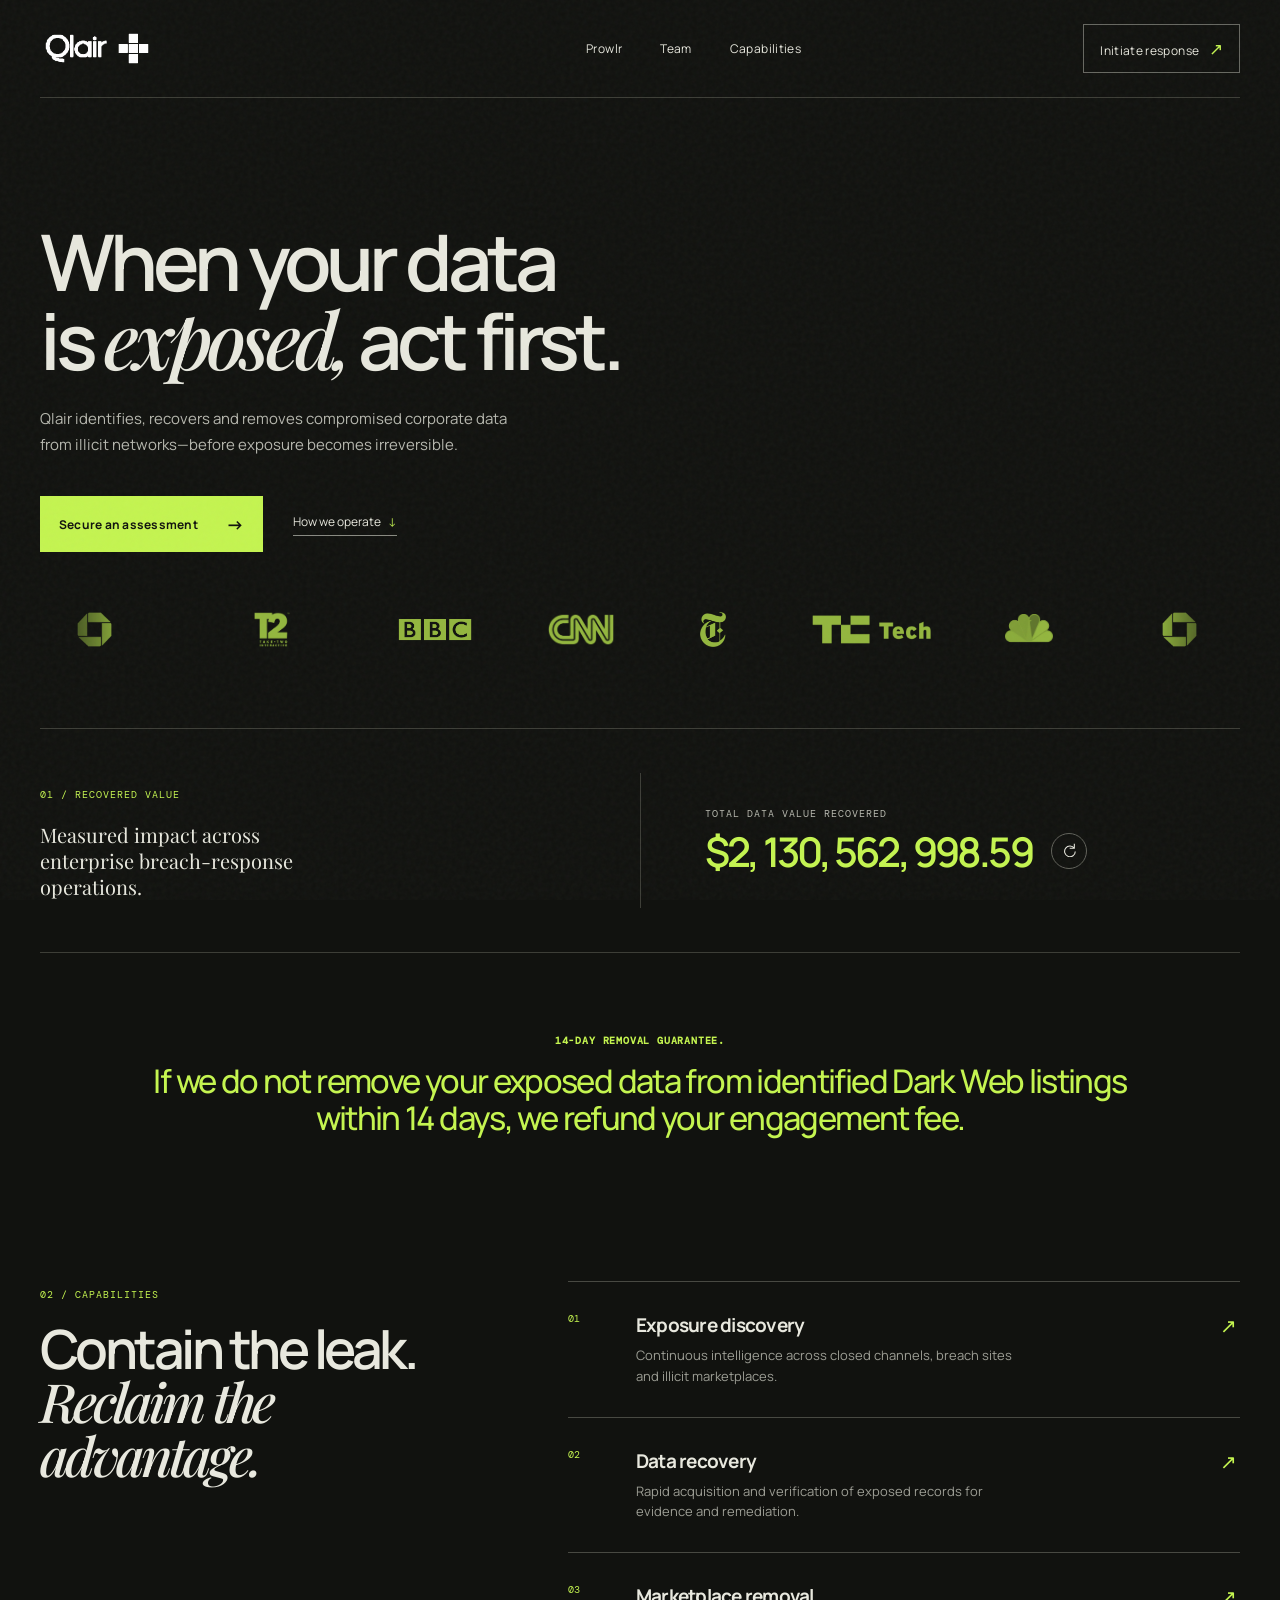
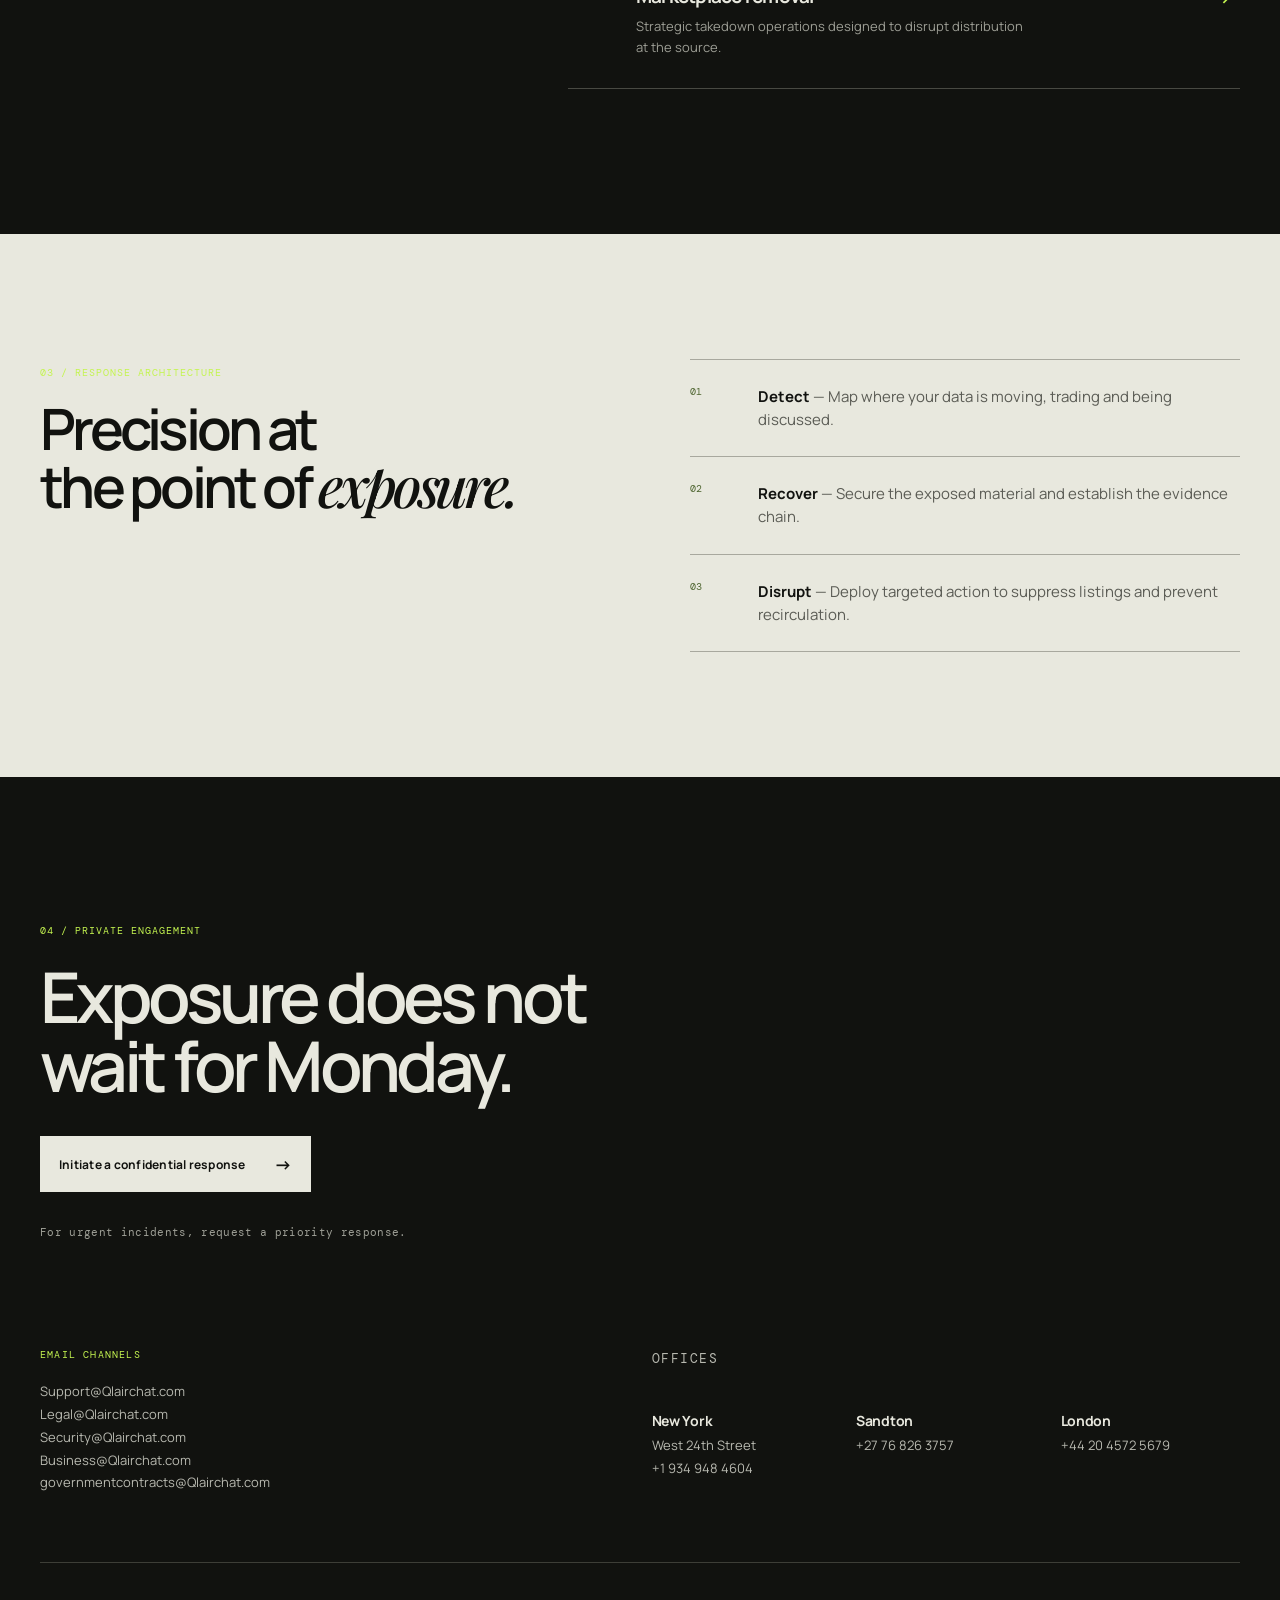
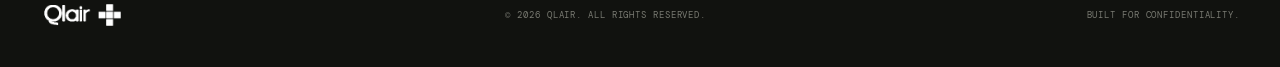
<file: index.html>
<!doctype html>
<html lang="en">
  <head>
    <meta charset="UTF-8" />
    <meta name="viewport" content="width=device-width, initial-scale=1.0" />
    <meta name="description" content="Qlair secures exposed corporate data and disrupts illicit distribution." />
    <title>Qlair — Data recovery & dark web takedowns</title>
    <link rel="icon" href="assets/qlair-cursor.svg" type="image/svg+xml" />
    <link rel="preconnect" href="https://fonts.googleapis.com" />
    <link rel="preconnect" href="https://fonts.gstatic.com" crossorigin />
    <link href="https://fonts.googleapis.com/css2?family=DM+Mono:wght@400;500&family=Manrope:wght@400;500;600;700;800&family=Playfair+Display:ital,wght@0,500;0,600;1,500&display=swap" rel="stylesheet" />
    <link rel="stylesheet" href="styles.css" />
    <link rel="stylesheet" href="guarantee.css" />
    <link rel="stylesheet" href="contacts.css" />
    <link rel="stylesheet" href="counter.css" />
    <link rel="stylesheet" href="cursor.css" />
  </head>
  <body>
    <div class="grain"></div>
    <main>
      <nav class="nav wrap">
        <a class="brand" href="#top" aria-label="Qlair home"><img src="assets/olair-logo.png" alt="Qlair" /></a>
        <div class="nav-links"><a href="tool.html">Prowlr</a><a href="team.html">Team</a><a href="#capabilities">Capabilities</a></div>
        <a class="nav-cta" href="#contact">Initiate response <span>↗</span></a>
      </nav>

      <section class="hero wrap" id="top">
        <div class="hero-copy">
          <h1>When your data<br />is <em>exposed,</em> act first.</h1>
          <p class="lede">Qlair identifies, recovers and removes compromised corporate data from illicit networks—before exposure becomes irreversible.</p>
          <div class="hero-actions"><a class="button primary" href="#contact">Secure an assessment <span>→</span></a><a class="text-link" href="#method">How we operate <span>↓</span></a></div>
        </div>
        <div class="hero-blank" aria-hidden="true"></div>
        <div class="partner-marquee" aria-label="Selected clients and press coverage">
          <div class="marquee-window"><div class="marquee-track">
            <div class="logo-set"><img src="assets/partners/client-chase.png" alt="Chase" /><img src="assets/partners/client-take-two.png" alt="Take-Two Interactive" /><img src="assets/partners/press-bbc.png" alt="BBC" /><img src="assets/partners/press-cnn.png" alt="CNN" /><img src="assets/partners/press-nyt.png" alt="The New York Times" /><img src="assets/partners/press-techcrunch.png" alt="TechCrunch" /><img src="assets/partners/press-nbc.png" alt="NBC" /></div>
            <div class="logo-set" aria-hidden="true"><img src="assets/partners/client-chase.png" alt="" /><img src="assets/partners/client-take-two.png" alt="" /><img src="assets/partners/press-bbc.png" alt="" /><img src="assets/partners/press-cnn.png" alt="" /><img src="assets/partners/press-nyt.png" alt="" /><img src="assets/partners/press-techcrunch.png" alt="" /><img src="assets/partners/press-nbc.png" alt="" /></div>
          </div></div>
        </div>
      </section>

      <section class="proof wrap" aria-label="Qlair impact">
        <div><span class="kicker">01 / RECOVERED VALUE</span><p class="proof-copy">Measured impact across enterprise breach-response operations.</p></div>
        <div class="counter-card">
          <span class="counter-caption">TOTAL DATA VALUE RECOVERED</span>
          <div class="counter-row"><output id="counter" aria-live="polite">$2, 130, 562, 998.59</output><button id="refresh" type="button" aria-label="Refresh recovered value" title="Refresh recovered value"><svg viewBox="0 0 24 24" aria-hidden="true"><path d="M20 11a8 8 0 1 0 1.4 4.6M20 4v7h-7" /></svg></button></div>
        </div>
      </section>

      <section class="guarantee wrap" aria-label="Qlair 14-day removal guarantee"><p><strong>14-DAY REMOVAL GUARANTEE.</strong> If we do not remove your exposed data from identified Dark Web listings within 14 days, we refund your engagement fee.</p></section>

      <section class="services wrap" id="capabilities">
        <div class="section-title"><span class="kicker">02 / CAPABILITIES</span><h2>Contain the leak.<br /><em>Reclaim the advantage.</em></h2></div>
        <div class="service-list">
          <article><span>01</span><div><h3>Exposure discovery</h3><p>Continuous intelligence across closed channels, breach sites and illicit marketplaces.</p></div><i>↗</i></article>
          <article><span>02</span><div><h3>Data recovery</h3><p>Rapid acquisition and verification of exposed records for evidence and remediation.</p></div><i>↗</i></article>
          <article><span>03</span><div><h3>Marketplace removal</h3><p>Strategic takedown operations designed to disrupt distribution at the source.</p></div><i>↗</i></article>
        </div>
      </section>

      <section class="method" id="method"><div class="wrap method-grid"><div><span class="kicker">03 / RESPONSE ARCHITECTURE</span><h2>Precision at<br />the point of <em>exposure.</em></h2></div><div class="steps"><div><b>01</b><p><strong>Detect</strong> — Map where your data is moving, trading and being discussed.</p></div><div><b>02</b><p><strong>Recover</strong> — Secure the exposed material and establish the evidence chain.</p></div><div><b>03</b><p><strong>Disrupt</strong> — Deploy targeted action to suppress listings and prevent recirculation.</p></div></div></div></section>

      <section class="contact wrap" id="contact"><span class="kicker">04 / PRIVATE ENGAGEMENT</span><h2>Exposure does not<br />wait for Monday.</h2><a class="button light" href="mailto:work@Qlairchat.com">Initiate a confidential response <span>→</span></a><p>For urgent incidents, request a priority response.</p></section>
      <section class="footer-directory wrap" aria-label="Qlair contact directory"><div class="email-directory"><span class="directory-label">EMAIL CHANNELS</span><a href="mailto:Support@Qlairchat.com">Support@Qlairchat.com</a><a href="mailto:Legal@Qlairchat.com">Legal@Qlairchat.com</a><a href="mailto:Security@Qlairchat.com">Security@Qlairchat.com</a><a href="mailto:Business@Qlairchat.com">Business@Qlairchat.com</a><a href="mailto:governmentcontracts@Qlairchat.com">governmentcontracts@Qlairchat.com</a></div><div class="office-directory"><span class="directory-label">OFFICES</span><div><strong>New York</strong><span>West 24th Street</span><a href="tel:+19349484604">+1 934 948 4604</a></div><div><strong>Sandton</strong><a href="tel:+27768263757">+27 76 826 3757</a></div><div><strong>London</strong><a href="tel:+442045725679">+44 20 4572 5679</a></div></div></section>
      <footer class="wrap"><a class="brand" href="#top"><img src="assets/olair-logo.png" alt="Qlair" /></a><span>© 2026 QLAIR. ALL RIGHTS RESERVED.</span><span>BUILT FOR CONFIDENTIALITY.</span></footer>
    </main>
    <script src="script.js"></script>
    <script src="cursor.js"></script>
  </body>
</html>
</file>
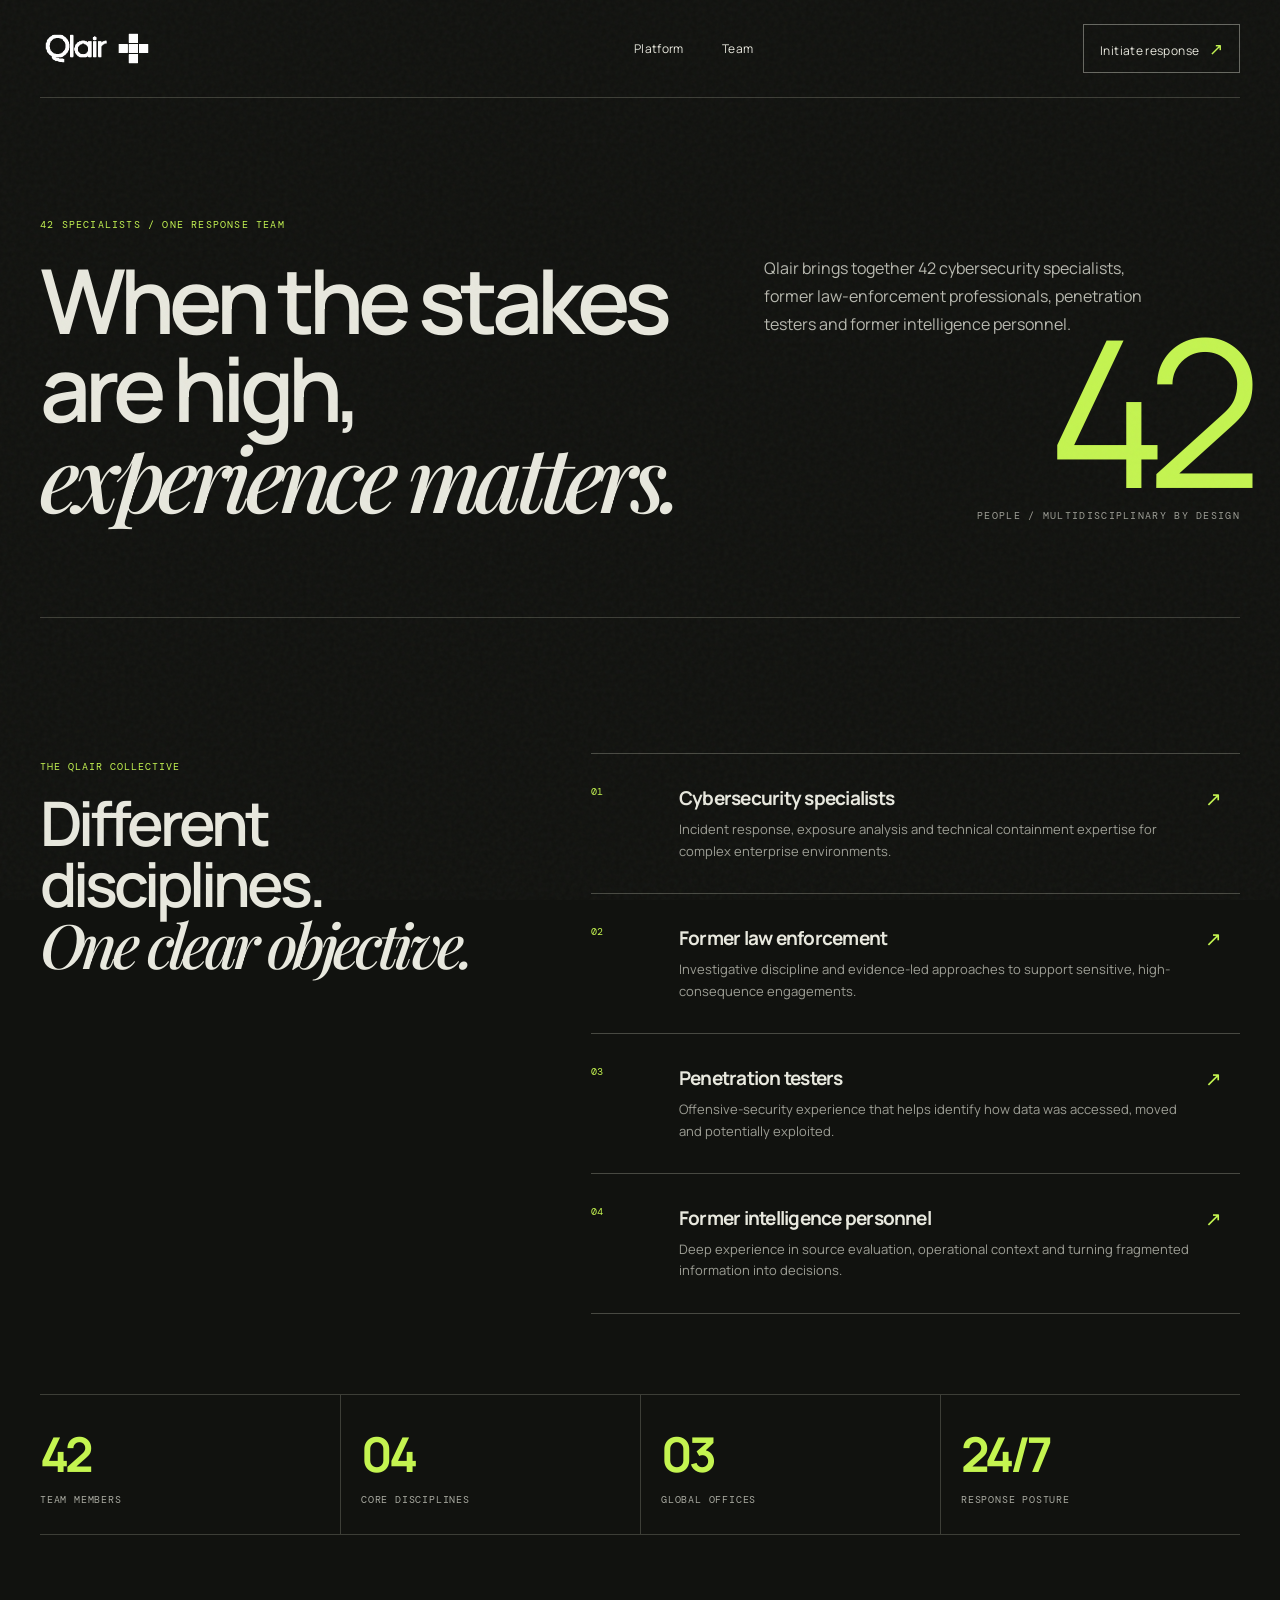
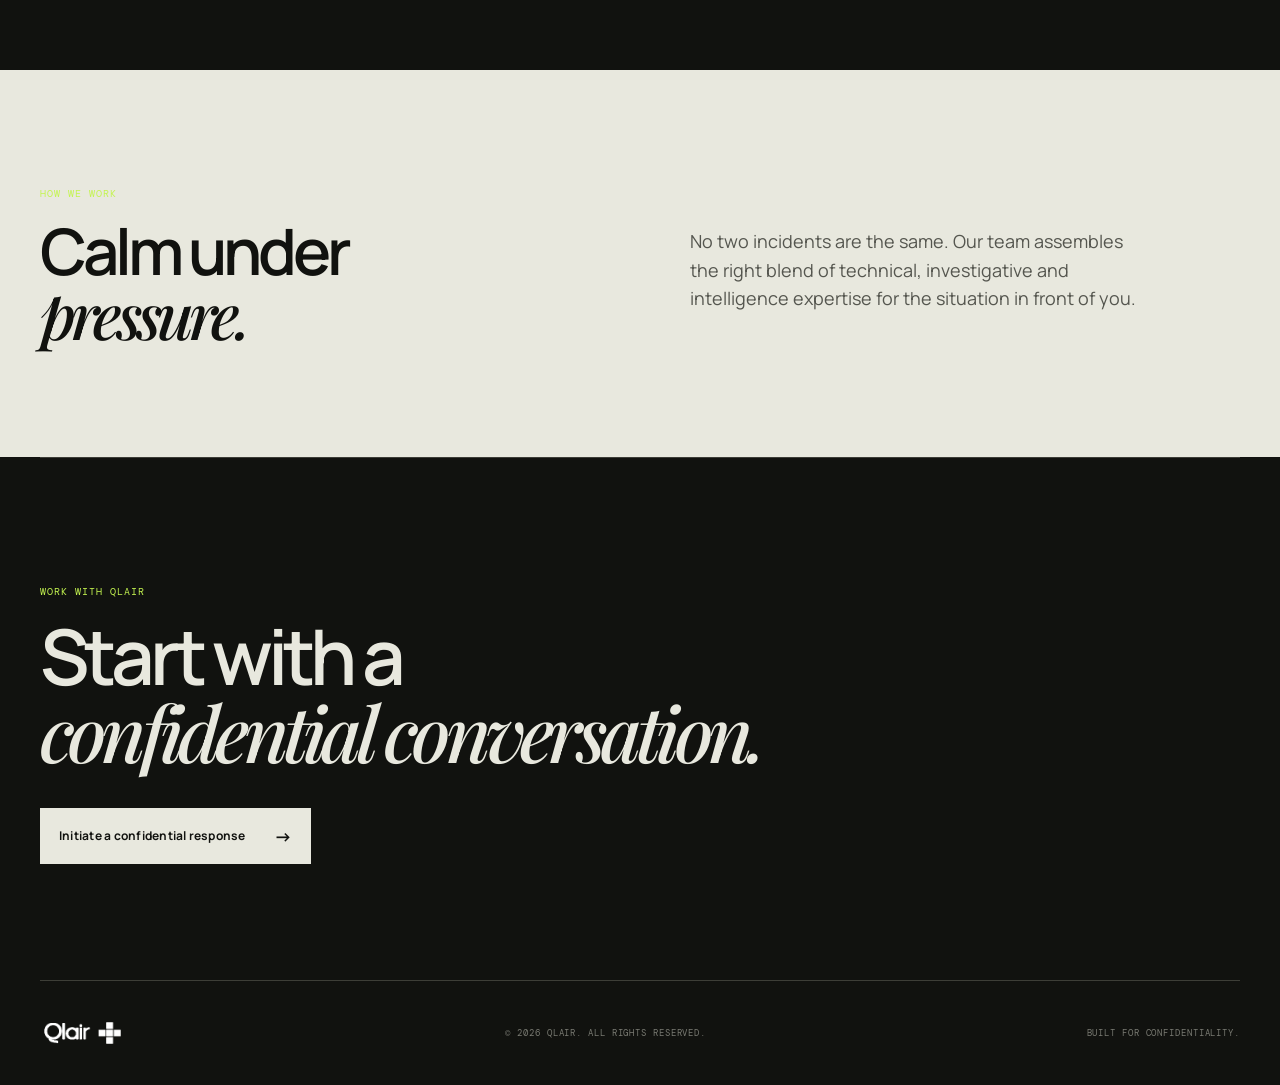
<file: team.html>
<!doctype html><html lang="en"><head><meta charset="UTF-8" /><meta name="viewport" content="width=device-width, initial-scale=1.0" /><meta name="description" content="Meet the 42-person Qlair team of cybersecurity, intelligence and response specialists." /><title>Qlair — The team behind the response</title><link rel="preconnect" href="https://fonts.googleapis.com" /><link rel="preconnect" href="https://fonts.gstatic.com" crossorigin /><link href="https://fonts.googleapis.com/css2?family=DM+Mono:wght@400;500&family=Manrope:wght@400;500;600;700;800&family=Playfair+Display:ital,wght@0,500;0,600;1,500&display=swap" rel="stylesheet" /><link rel="stylesheet" href="styles.css" /><link rel="stylesheet" href="cursor.css" /><link rel="stylesheet" href="pages.css" /></head><body><div class="grain"></div><main><nav class="nav wrap"><a class="brand" href="index.html" aria-label="Qlair home"><img src="assets/olair-logo.png" alt="Qlair" /></a><div class="nav-links"><a href="tool.html">Platform</a><a href="team.html">Team</a></div><a class="nav-cta" href="mailto:work@Qlairchat.com">Initiate response <span>↗</span></a></nav><section class="page-hero wrap"><div class="page-hero-grid"><div><div class="page-kicker"><i></i> 42 SPECIALISTS / ONE RESPONSE TEAM</div><h1>When the stakes are high, <em>experience matters.</em></h1></div><div><p class="page-intro">Qlair brings together 42 cybersecurity specialists, former law-enforcement professionals, penetration testers and former intelligence personnel.</p><div class="platform-number">42<span>PEOPLE / MULTIDISCIPLINARY BY DESIGN</span></div></div></section><section class="page-section wrap"><div class="two-column"><div><span class="kicker">THE QLAIR COLLECTIVE</span><h2>Different disciplines.<br /><em>One clear objective.</em></h2></div><div class="disciplines"><article class="discipline"><span>01</span><div><h3>Cybersecurity specialists</h3><p>Incident response, exposure analysis and technical containment expertise for complex enterprise environments.</p></div><i>↗</i></article><article class="discipline"><span>02</span><div><h3>Former law enforcement</h3><p>Investigative discipline and evidence-led approaches to support sensitive, high-consequence engagements.</p></div><i>↗</i></article><article class="discipline"><span>03</span><div><h3>Penetration testers</h3><p>Offensive-security experience that helps identify how data was accessed, moved and potentially exploited.</p></div><i>↗</i></article><article class="discipline"><span>04</span><div><h3>Former intelligence personnel</h3><p>Deep experience in source evaluation, operational context and turning fragmented information into decisions.</p></div><i>↗</i></article></div></div><div class="team-stats"><div class="team-stat"><strong>42</strong><span>TEAM MEMBERS</span></div><div class="team-stat"><strong>04</strong><span>CORE DISCIPLINES</span></div><div class="team-stat"><strong>03</strong><span>GLOBAL OFFICES</span></div><div class="team-stat"><strong>24/7</strong><span>RESPONSE POSTURE</span></div></div></section><section class="page-band"><div class="wrap page-band-grid"><div><span class="kicker">HOW WE WORK</span><h2>Calm under<br /><em>pressure.</em></h2></div><p>No two incidents are the same. Our team assembles the right blend of technical, investigative and intelligence expertise for the situation in front of you.</p></div></section><section class="page-contact wrap"><span class="kicker">WORK WITH QLAIR</span><h2>Start with a<br /><em>confidential conversation.</em></h2><a class="button light" href="mailto:work@Qlairchat.com">Initiate a confidential response <span>→</span></a></section><footer class="wrap"><a class="brand" href="index.html"><img src="assets/olair-logo.png" alt="Qlair" /></a><span>© 2026 QLAIR. ALL RIGHTS RESERVED.</span><span>BUILT FOR CONFIDENTIALITY.</span></footer></main><script src="cursor.js"></script></body></html>
</file>
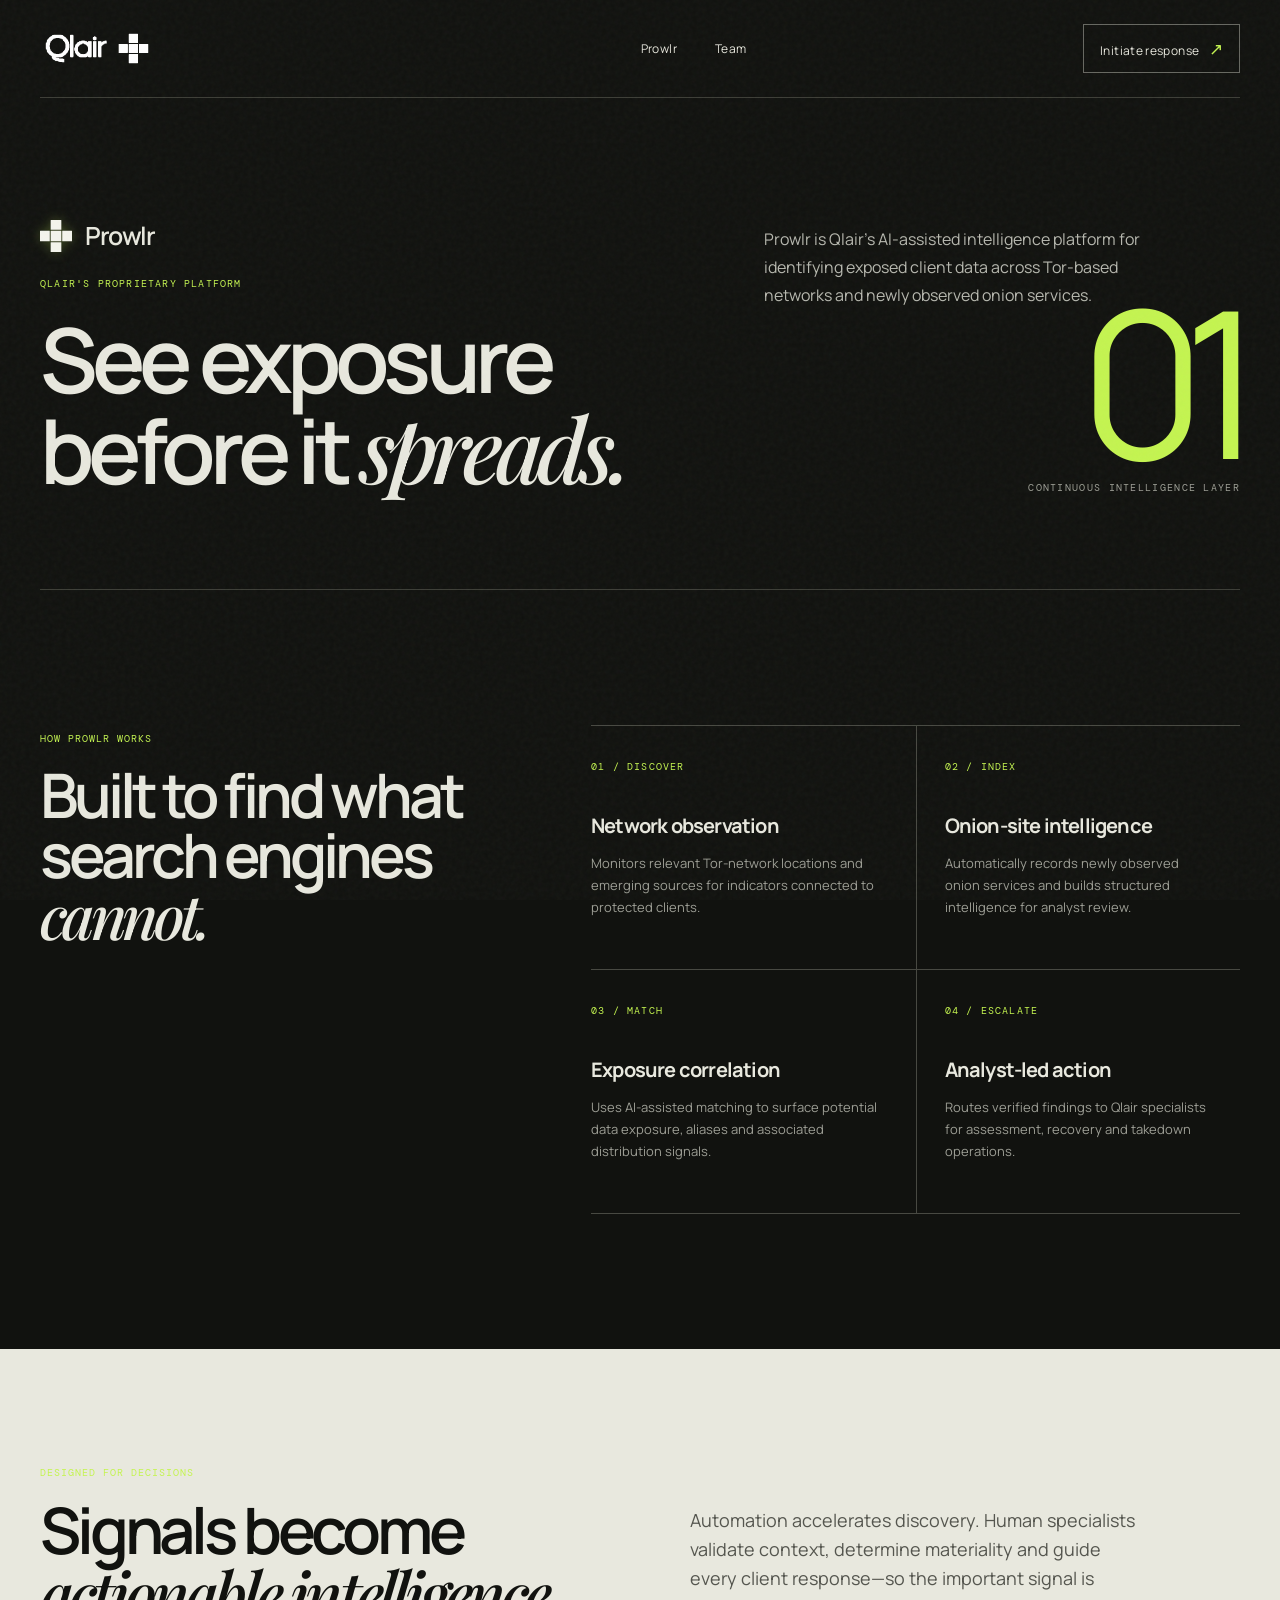
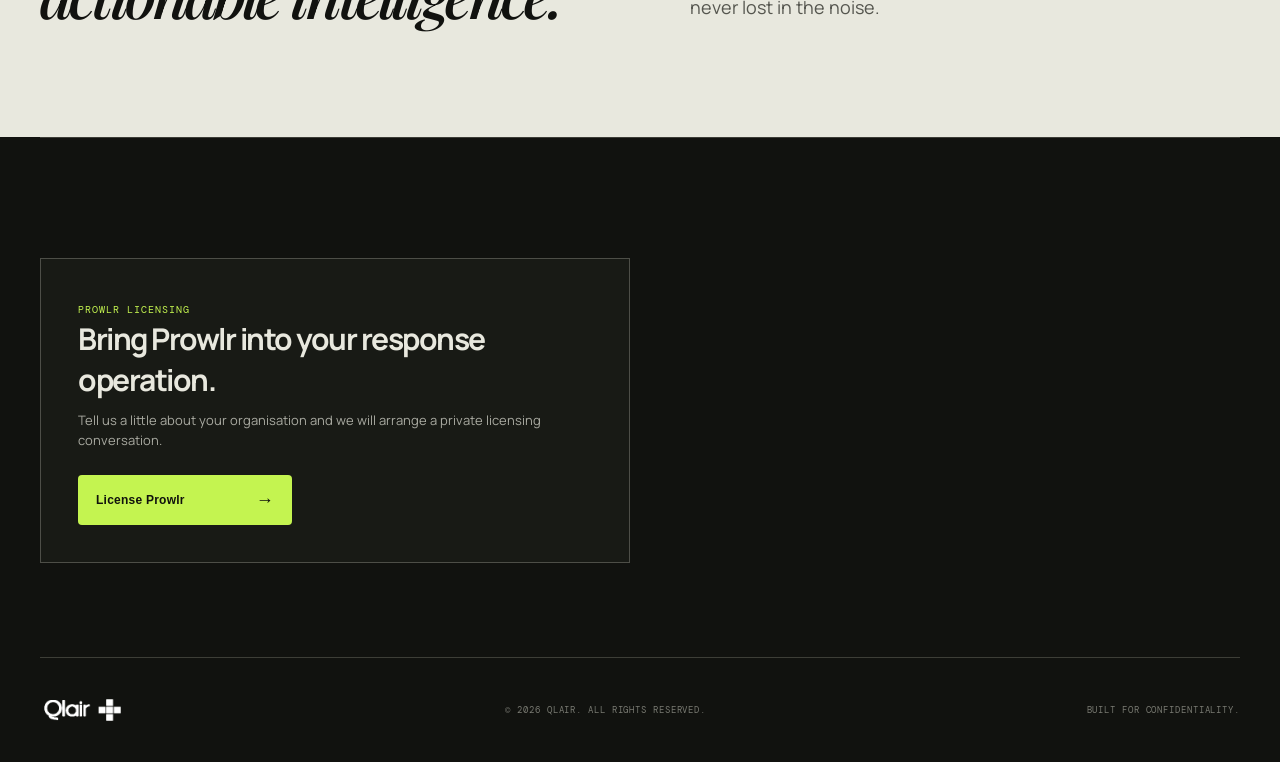
<file: tool.html>
<!doctype html>
<html lang="en"><head>
  <meta charset="UTF-8" /><meta name="viewport" content="width=device-width, initial-scale=1.0" />
  <meta name="description" content="Prowlr, Qlair's proprietary intelligence platform, identifies exposed client data across Tor-based networks." />
  <title>Prowlr — Dark web intelligence platform</title>
  <link rel="icon" href="assets/qlair-cursor.svg" type="image/svg+xml" />
  <link rel="preconnect" href="https://fonts.googleapis.com" /><link rel="preconnect" href="https://fonts.gstatic.com" crossorigin />
  <link href="https://fonts.googleapis.com/css2?family=DM+Mono:wght@400;500&family=Manrope:wght@400;500;600;700;800&family=Playfair+Display:ital,wght@0,500;0,600;1,500&display=swap" rel="stylesheet" />
  <link rel="stylesheet" href="styles.css" /><link rel="stylesheet" href="cursor.css" /><link rel="stylesheet" href="pages.css" /><link rel="stylesheet" href="prowlr.css" />
</head><body><div class="grain"></div><main>
  <nav class="nav wrap"><a class="brand" href="index.html" aria-label="Qlair home"><img src="assets/olair-logo.png" alt="Qlair" /></a><div class="nav-links"><a href="tool.html">Prowlr</a><a href="team.html">Team</a></div><a class="nav-cta" href="mailto:work@Qlairchat.com">Initiate response <span>↗</span></a></nav>
  <section class="page-hero wrap"><div class="page-hero-grid"><div><div class="prowlr-lockup"><img src="assets/qlair-cursor.svg" alt="" /><span>Prowlr</span></div><div class="page-kicker">QLAIR'S PROPRIETARY PLATFORM</div><h1>See exposure<br />before it <em>spreads.</em></h1></div><div><p class="page-intro">Prowlr is Qlair's AI-assisted intelligence platform for identifying exposed client data across Tor-based networks and newly observed onion services.</p><div class="platform-number">01<span>CONTINUOUS INTELLIGENCE LAYER</span></div></div></div></section>
  <section class="page-section wrap"><div class="two-column"><div><span class="kicker">HOW PROWLR WORKS</span><h2>Built to find what search engines <em>cannot.</em></h2></div><div class="feature-grid"><article class="feature"><b>01 / DISCOVER</b><h3>Network observation</h3><p>Monitors relevant Tor-network locations and emerging sources for indicators connected to protected clients.</p></article><article class="feature"><b>02 / INDEX</b><h3>Onion-site intelligence</h3><p>Automatically records newly observed onion services and builds structured intelligence for analyst review.</p></article><article class="feature"><b>03 / MATCH</b><h3>Exposure correlation</h3><p>Uses AI-assisted matching to surface potential data exposure, aliases and associated distribution signals.</p></article><article class="feature"><b>04 / ESCALATE</b><h3>Analyst-led action</h3><p>Routes verified findings to Qlair specialists for assessment, recovery and takedown operations.</p></article></div></div></section>
  <section class="page-band"><div class="wrap page-band-grid"><div><span class="kicker">DESIGNED FOR DECISIONS</span><h2>Signals become<br /><em>actionable intelligence.</em></h2></div><p>Automation accelerates discovery. Human specialists validate context, determine materiality and guide every client response—so the important signal is never lost in the noise.</p></div></section>
  <section class="page-contact wrap"><div class="license-panel"><span class="kicker">PROWLR LICENSING</span><h3>Bring Prowlr into your response operation.</h3><p>Tell us a little about your organisation and we will arrange a private licensing conversation.</p><button class="button primary license-button" type="button" data-open-license>License Prowlr <span>→</span></button></div></section>
  <footer class="wrap"><a class="brand" href="index.html"><img src="assets/olair-logo.png" alt="Qlair" /></a><span>© 2026 QLAIR. ALL RIGHTS RESERVED.</span><span>BUILT FOR CONFIDENTIALITY.</span></footer>
</main>
<div class="license-modal" id="license-modal" aria-hidden="true"><div class="license-dialog" role="dialog" aria-modal="true" aria-labelledby="license-title"><button class="modal-close" type="button" data-close-license aria-label="Close form">×</button><h2 id="license-title">License Prowlr</h2><p>Complete the form and our team will contact you to discuss eligibility and licensing.</p><form class="license-form" action="mailto:work@Qlairchat.com" method="post" enctype="text/plain"><label>COMPANY NAME<input required name="company" /></label><label>YOUR NAME<input required name="name" /></label><label>YOUR ROLE<input required name="role" /></label><label>WORK EMAIL<input required type="email" name="email" /></label><label>CONTACT NUMBER<input required type="tel" name="phone" /></label><label>ORGANISATION SIZE<select required name="company-size"><option value="">Select</option><option>1–50</option><option>51–250</option><option>251–1,000</option><option>1,000+</option></select></label><label class="wide">WHAT WOULD YOU LIKE TO PROTECT?<textarea name="notes" placeholder="Optional"></textarea></label><button class="button primary wide" type="submit">Submit licensing request <span>→</span></button></form></div></div>
<script src="cursor.js"></script><script src="prowlr.js"></script></body></html>
</file>
<file: styles.css>
:root { --ink:#11120f; --paper:#e8e8de; --acid:#c4f450; --muted:#9a9b91; }
*{box-sizing:border-box} html{scroll-behavior:smooth} body{margin:0;background:var(--ink);color:var(--paper);font-family:Manrope,Arial,sans-serif}.grain{position:fixed;z-index:4;inset:0;opacity:.11;pointer-events:none;background-image:url("data:image/svg+xml,%3Csvg viewBox='0 0 220 220' xmlns='http://www.w3.org/2000/svg'%3E%3Cfilter id='n'%3E%3CfeTurbulence type='fractalNoise' baseFrequency='.9' numOctaves='4' stitchTiles='stitch'/%3E%3C/filter%3E%3Crect width='100%25' height='100%25' filter='url(%23n)' opacity='.35'/%3E%3C/svg%3E")} .wrap{width:min(1240px,calc(100% - 80px));margin:auto}.nav{height:98px;display:flex;align-items:center;justify-content:space-between;border-bottom:1px solid #3d3e37}.brand img{display:block;width:114px;height:auto;filter:invert(1)}.nav-links{display:flex;gap:38px;margin-left:150px}.nav a{color:var(--paper);text-decoration:none;font-size:12px;letter-spacing:.03em}.nav-cta{border:1px solid #676861;padding:12px 16px}.nav-cta span{color:var(--acid);font-size:17px;margin-left:7px}.hero{min-height:630px;padding:100px 0 80px;display:grid;grid-template-columns:1.1fr .9fr;position:relative}.eyebrow,.kicker,.counter-caption,.counter-status,footer{font-family:'DM Mono',monospace;font-size:10px;letter-spacing:.1em}.eyebrow{color:#bfc1b5;display:flex;gap:9px;align-items:center}.pulse,.counter-status>span:first-child{display:inline-block;width:7px;height:7px;background:var(--acid);border-radius:50%;box-shadow:0 0 10px var(--acid)}h1,h2{font-size:clamp(49px,6.1vw,88px);line-height:.98;letter-spacing:-.065em;margin:25px 0 28px;font-weight:600}h1 em,h2 em{font-family:'Playfair Display',serif;font-weight:500;letter-spacing:-.075em}.lede{max-width:470px;color:#b7b8af;line-height:1.7;font-size:15px}.hero-actions{margin-top:39px;display:flex;align-items:center;gap:30px}.button{display:inline-flex;align-items:center;gap:28px;padding:16px 19px;text-decoration:none;font-weight:700;font-size:12px;letter-spacing:.02em}.button.primary{color:#10120d;background:var(--acid)}.button span{font-size:18px}.text-link{font-size:12px;color:var(--paper);text-decoration:none;border-bottom:1px solid #898a82;padding-bottom:5px}.text-link span{padding-left:5px;color:var(--acid)}.orbital-art{height:425px;position:relative;align-self:center;margin-left:6%;border-left:1px solid #383933}.ring{border:1px solid #52534b;position:absolute;border-radius:50%;left:50%;top:50%;transform:translate(-50%,-50%)}.ring-1{width:138px;height:138px}.ring-2{width:282px;height:282px;border-style:dashed}.ring-3{width:420px;height:420px;border-color:#30312c}.center-mark{position:absolute;left:50%;top:50%;transform:translate(-50%,-50%);font-size:46px;font-weight:500;color:var(--acid)}.center-mark span{font-size:27px}.axis{position:absolute;width:1px;height:390px;background:#5c5d54;left:50%;top:17px;transform:rotate(54deg)}.node{position:absolute;width:9px;height:9px;border-radius:50%;background:var(--acid);box-shadow:0 0 13px var(--acid)}.node-a{left:22%;top:25%}.node-b{right:7%;bottom:17%}.node-c{right:30%;top:7%;background:var(--paper);box-shadow:none}.radar-label{font:10px 'DM Mono';letter-spacing:.1em;position:absolute;right:3%;top:4%;color:#a8a99f}.radar-label strong{color:var(--acid);padding-left:8px}.art-foot{position:absolute;bottom:0;left:10%;font:9px 'DM Mono';line-height:1.8;letter-spacing:.08em}.art-foot span{color:#818279}.proof{border-top:1px solid #3d3e37;border-bottom:1px solid #3d3e37;min-height:225px;display:grid;grid-template-columns:1fr 1fr;align-items:center}.kicker{color:var(--acid)}.proof-copy{font-family:'Playfair Display';font-size:20px;line-height:1.3;max-width:290px;margin:19px 0 0}.counter-card{border-left:1px solid #3d3e37;padding:27px 0 27px 64px}.counter-caption{color:#b6b7ad}.counter-row{display:flex;align-items:center;gap:19px;margin:9px 0}output{font:600 clamp(48px,6.4vw,80px)/1 Manrope;letter-spacing:-.07em;color:var(--acid)}button{background:transparent;color:var(--paper);border:1px solid #61625a;width:36px;height:36px;border-radius:50%;display:grid;place-items:center;cursor:pointer;transition:.25s}button:hover{background:var(--acid);color:var(--ink);border-color:var(--acid)}button svg{width:16px;fill:none;stroke:currentColor;stroke-width:1.6}.counter-status{display:flex;gap:8px;align-items:center;color:#92938a;font-size:9px}.services{padding:145px 0;display:grid;grid-template-columns:.8fr 1.2fr;gap:80px}.section-title h2{font-size:54px;margin-top:19px}.service-list{border-top:1px solid #484942}.service-list article{display:grid;grid-template-columns:55px 1fr 20px;padding:30px 0;border-bottom:1px solid #484942;gap:13px}.service-list article>span{font:10px 'DM Mono';color:var(--acid)}h3{font-size:19px;margin:0 0 7px;letter-spacing:-.04em}.service-list p{font-size:13px;line-height:1.6;color:#9d9e95;margin:0;max-width:390px}.service-list i{font-style:normal;color:var(--acid);font-size:20px}.method{background:var(--paper);color:var(--ink);padding:125px 0}.method-grid{display:grid;grid-template-columns:1fr 1fr;gap:100px}.method h2{font-size:57px;margin-top:20px}.steps{border-top:1px solid #a8a89e}.steps>div{display:grid;grid-template-columns:68px 1fr;border-bottom:1px solid #a8a89e;padding:25px 0}.steps b{font:10px 'DM Mono';color:#4e6530}.steps p{font-size:15px;line-height:1.55;margin:0;color:#5b5c55}.steps strong{color:var(--ink)}.contact{padding:140px 0 90px}.contact h2{font-size:70px;margin:23px 0 37px}.button.light{background:var(--paper);color:var(--ink);margin-bottom:22px}.contact p{font:11px 'DM Mono';letter-spacing:.03em;color:#9fa097}footer{border-top:1px solid #3d3e37;height:105px;display:flex;align-items:center;justify-content:space-between;color:#797a72;font-size:9px}footer .brand img{width:85px}
@media(max-width:760px){.wrap{width:calc(100% - 40px)}.nav{height:76px}.nav-links{display:none}.nav-cta{font-size:10px!important;padding:9px 11px}.brand img{width:90px}.hero{padding:75px 0 65px;display:block;min-height:unset}.orbital-art{height:275px;margin:55px 0 0}.ring-3{width:275px;height:275px}.ring-2{width:190px;height:190px}.axis{height:255px}.proof,.services,.method-grid{grid-template-columns:1fr}.proof{padding:35px 0;gap:25px}.counter-card{padding:25px 0 0;border-left:0;border-top:1px solid #3d3e37}.services{padding:85px 0;gap:45px}.section-title h2,.method h2{font-size:45px}.method{padding:85px 0}.method-grid{gap:45px}.contact{padding:90px 0 65px}.contact h2{font-size:49px}footer{height:auto;min-height:135px;align-items:flex-start;flex-direction:column;justify-content:center;gap:14px}.hero-actions{gap:18px;flex-wrap:wrap}}
.partner-marquee{grid-column:1/-1;align-self:end;overflow:hidden;padding-top:40px}.partner-marquee p{display:flex;align-items:center;gap:10px;margin:0 0 17px;color:#93948b;font:9px 'DM Mono',monospace;letter-spacing:.14em;white-space:nowrap}.partner-marquee p span{height:1px;width:28px;background:#5c5d55}.marquee-window{overflow:hidden;mask-image:linear-gradient(to right,transparent,#000 7%,#000 93%,transparent)}.marquee-track{display:flex;width:max-content;animation:qlair-marquee 32s linear infinite}.logo-set{display:flex;align-items:center;gap:72px;flex:none;padding-right:72px}.logo-set img{display:block;width:108px;height:37px;object-fit:contain;opacity:.73;transition:opacity .25s}.logo-set img:hover{opacity:1}.logo-set img:nth-child(2){width:104px}.logo-set img:nth-child(3){width:78px}.logo-set img:nth-child(4){width:70px}.logo-set img:nth-child(5){width:50px}.logo-set img:nth-child(6){width:123px}.logo-set img:nth-child(7){width:48px}@keyframes qlair-marquee{to{transform:translateX(-50%)}}@media(prefers-reduced-motion:reduce){.marquee-track{animation-play-state:paused}}@media(max-width:760px){.partner-marquee{margin-top:66px;padding-top:0}.partner-marquee p{margin-bottom:14px}.logo-set{gap:48px;padding-right:48px}.logo-set img{width:86px;height:31px}.logo-set img:nth-child(6){width:105px}}
</file>
<file: guarantee.css>
.guarantee {
  padding: 82px 0 0;
}

.guarantee p {
  max-width: 1020px;
  margin: 0 auto;
  color: var(--acid);
  font-size: clamp(23px, 2.55vw, 38px);
  font-weight: 500;
  line-height: 1.14;
  letter-spacing: -0.05em;
  text-align: center;
}

.guarantee strong {
  display: block;
  margin: 0 0 15px;
  font-family: 'DM Mono', monospace;
  font-size: .31em;
  letter-spacing: .08em;
}

.services { padding-top: 145px; }

@media (max-width: 760px) {
  .guarantee { padding-top: 60px; }
  .guarantee p { font-size: 24px; }
  .services { padding-top: 105px; }
}
</file>
<file: contacts.css>
.footer-directory {
  display: grid;
  grid-template-columns: 1fr 1.25fr;
  gap: 11vw;
  padding: 8px 0 68px;
}

.email-directory, .office-directory {
  display: flex;
  flex-direction: column;
  align-items: flex-start;
}

.directory-label {
  margin-bottom: 19px;
  color: var(--acid);
  font: 10px 'DM Mono', monospace;
  letter-spacing: .12em;
}

.email-directory a, .office-directory a, .office-directory span {
  color: #b8b9b0;
  font-size: 13px;
  line-height: 1.75;
  text-decoration: none;
}

.email-directory a:hover, .office-directory a:hover { color: var(--acid); }
.office-directory { display: grid; grid-template-columns: repeat(3, 1fr); gap: 25px; }
.office-directory .directory-label { grid-column: 1 / -1; margin-bottom: 0; }
.office-directory div { display: flex; flex-direction: column; }
.office-directory strong { margin-bottom: 4px; color: var(--paper); font-size: 14px; letter-spacing: -.02em; }

@media (max-width: 760px) {
  .footer-directory { grid-template-columns: 1fr; gap: 48px; padding-bottom: 45px; }
  .office-directory { grid-template-columns: 1fr; gap: 22px; }
}
</file>
<file: counter.css>
#refresh {
  position: relative;
}

#refresh svg {
  position: absolute;
  top: 50%;
  left: 50%;
  margin: 0;
  transform: translate(-50%, calc(-50% - 2px));
}

#counter {
  font-size: clamp(31px, 3.2vw, 52px);
  white-space: nowrap;
}
</file>
<file: cursor.css>
html, body, body * {
  cursor: none !important;
}

#qlair-cursor {
  position: fixed;
  z-index: 10001;
  width: 22px;
  height: 22px;
  pointer-events: none;
  background: url('assets/qlair-cursor.svg') center / contain no-repeat;
  transform: translate(-50%, -50%);
  filter: drop-shadow(0 0 3px rgba(196, 244, 80, .42));
  opacity: 0;
  transition: opacity .12s ease;
}

body.has-custom-cursor #qlair-cursor { opacity: 1; }
#qlair-cursor.on-light { filter: invert(1) drop-shadow(0 0 2px rgba(0,0,0,.18)); }
.page-kicker i { display: none; }
</file>
<file: pages.css>
.page-hero{padding:120px 0 95px;border-bottom:1px solid #3d3e37}.page-kicker{display:flex;gap:10px;align-items:center;color:var(--acid);font:10px 'DM Mono',monospace;letter-spacing:.12em}.page-kicker i{width:7px;height:7px;border-radius:50%;background:var(--acid);box-shadow:0 0 10px var(--acid)}.page-hero-grid{display:grid;grid-template-columns:1.15fr .85fr;gap:80px;align-items:end}.page-hero h1{max-width:830px;margin:25px 0 0;font-size:clamp(58px,7vw,105px)}.page-intro{margin:0;color:#b7b8af;font-size:16px;line-height:1.75;max-width:410px}.platform-number{font-size:clamp(110px,16vw,220px);color:var(--acid);letter-spacing:-.11em;line-height:.7;text-align:right}.platform-number span{display:block;margin-top:28px;color:#9d9e95;font:10px 'DM Mono',monospace;letter-spacing:.13em}.page-section{padding:135px 0}.two-column{display:grid;grid-template-columns:.82fr 1.18fr;gap:100px}.page-section h2{font-size:clamp(45px,4.8vw,68px);margin:18px 0 0}.feature-grid{display:grid;grid-template-columns:1fr 1fr;border-top:1px solid #484942}.feature{padding:34px 28px 38px 0;border-bottom:1px solid #484942}.feature:nth-child(even){padding-left:28px;border-left:1px solid #484942}.feature b{display:block;color:var(--acid);font:10px 'DM Mono',monospace;letter-spacing:.12em;margin-bottom:39px}.feature h3{font-size:20px}.feature p{font-size:13px;line-height:1.7;color:#9d9e95}.page-band{padding:110px 0;background:var(--paper);color:var(--ink)}.page-band-grid{display:grid;grid-template-columns:1fr 1fr;gap:100px}.page-band h2{font-size:clamp(44px,5vw,70px);margin:18px 0 0}.page-band p{margin:47px 0 0;font-size:18px;line-height:1.6;max-width:450px;color:#55564f}.team-stats{display:grid;grid-template-columns:repeat(4,1fr);border-top:1px solid #3d3e37;margin-top:80px}.team-stat{padding:26px 20px 26px 0;border-bottom:1px solid #3d3e37}.team-stat:not(:first-child){padding-left:20px;border-left:1px solid #3d3e37}.team-stat strong{display:block;font-size:48px;letter-spacing:-.08em;color:var(--acid)}.team-stat span{font:10px 'DM Mono',monospace;letter-spacing:.08em;color:#a9aaa1}.disciplines{border-top:1px solid #484942}.discipline{display:grid;grid-template-columns:74px 1fr 35px;gap:14px;padding:31px 0;border-bottom:1px solid #484942}.discipline>span{color:var(--acid);font:10px 'DM Mono',monospace}.discipline h3{margin:0}.discipline p{font-size:13px;line-height:1.65;color:#9d9e95;margin:8px 0 0}.discipline i{color:var(--acid);font-style:normal;font-size:20px}.page-contact{border-top:1px solid #3d3e37;padding:120px 0 94px}.page-contact h2{font-size:clamp(48px,6vw,78px);margin:18px 0 37px}@media(max-width:760px){.page-hero{padding:82px 0 70px}.page-hero-grid,.two-column,.page-band-grid{grid-template-columns:1fr;gap:36px}.page-hero h1{font-size:58px}.platform-number{text-align:left;font-size:130px;margin-top:24px}.page-section{padding:85px 0}.feature-grid{grid-template-columns:1fr}.feature:nth-child(even){padding-left:0;border-left:0}.page-band{padding:80px 0}.team-stats{grid-template-columns:1fr 1fr;margin-top:52px}.team-stat:nth-child(3){padding-left:0;border-left:0}.discipline{grid-template-columns:50px 1fr 18px}.page-contact{padding:80px 0 55px}}
</file>
<file: prowlr.css>
.page-kicker i{display:none}.prowlr-lockup{display:flex;align-items:center;gap:13px;margin-bottom:24px}.prowlr-lockup img{width:32px;height:32px;filter:drop-shadow(0 0 6px rgba(196,244,80,.28))}.prowlr-lockup span{color:var(--paper);font-size:25px;font-weight:600;letter-spacing:-.06em}.license-panel{border:1px solid #4d4e47;background:#181a15;padding:37px;max-width:590px}.license-panel h3{font-size:30px;margin:0 0 10px;letter-spacing:-.05em}.license-panel p{margin:0 0 24px;color:#a9aaa1;font-size:13px;line-height:1.6}.license-button{border:0;cursor:pointer}.license-modal{position:fixed;z-index:10000;inset:0;display:none;align-items:center;justify-content:center;padding:22px;background:rgba(10,11,9,.8);backdrop-filter:blur(8px)}.license-modal.is-open{display:flex}.license-dialog{position:relative;width:min(650px,100%);padding:42px;background:var(--paper);color:var(--ink)}.license-dialog h2{margin:0 0 9px;font-size:44px;letter-spacing:-.06em}.license-dialog p{margin:0 0 30px;color:#5d5e56;line-height:1.55}.modal-close{position:absolute;right:19px;top:19px;border:1px solid #77786e;width:34px;height:34px;color:var(--ink)}.license-form{display:grid;grid-template-columns:1fr 1fr;gap:16px}.license-form label{display:flex;flex-direction:column;gap:8px;font:10px 'DM Mono',monospace;letter-spacing:.08em}.license-form input,.license-form select,.license-form textarea{border:1px solid #aaa99d;background:transparent;padding:12px;color:var(--ink);font:14px Manrope,sans-serif}.license-form textarea,.license-form .wide{grid-column:1/-1}.license-form textarea{min-height:92px;resize:vertical}.license-form .button{justify-self:start;border:0;cursor:pointer}@media(max-width:760px){.license-panel{padding:27px}.license-form{grid-template-columns:1fr}.license-dialog{padding:31px 22px}.license-dialog h2{font-size:36px}}
</file>
